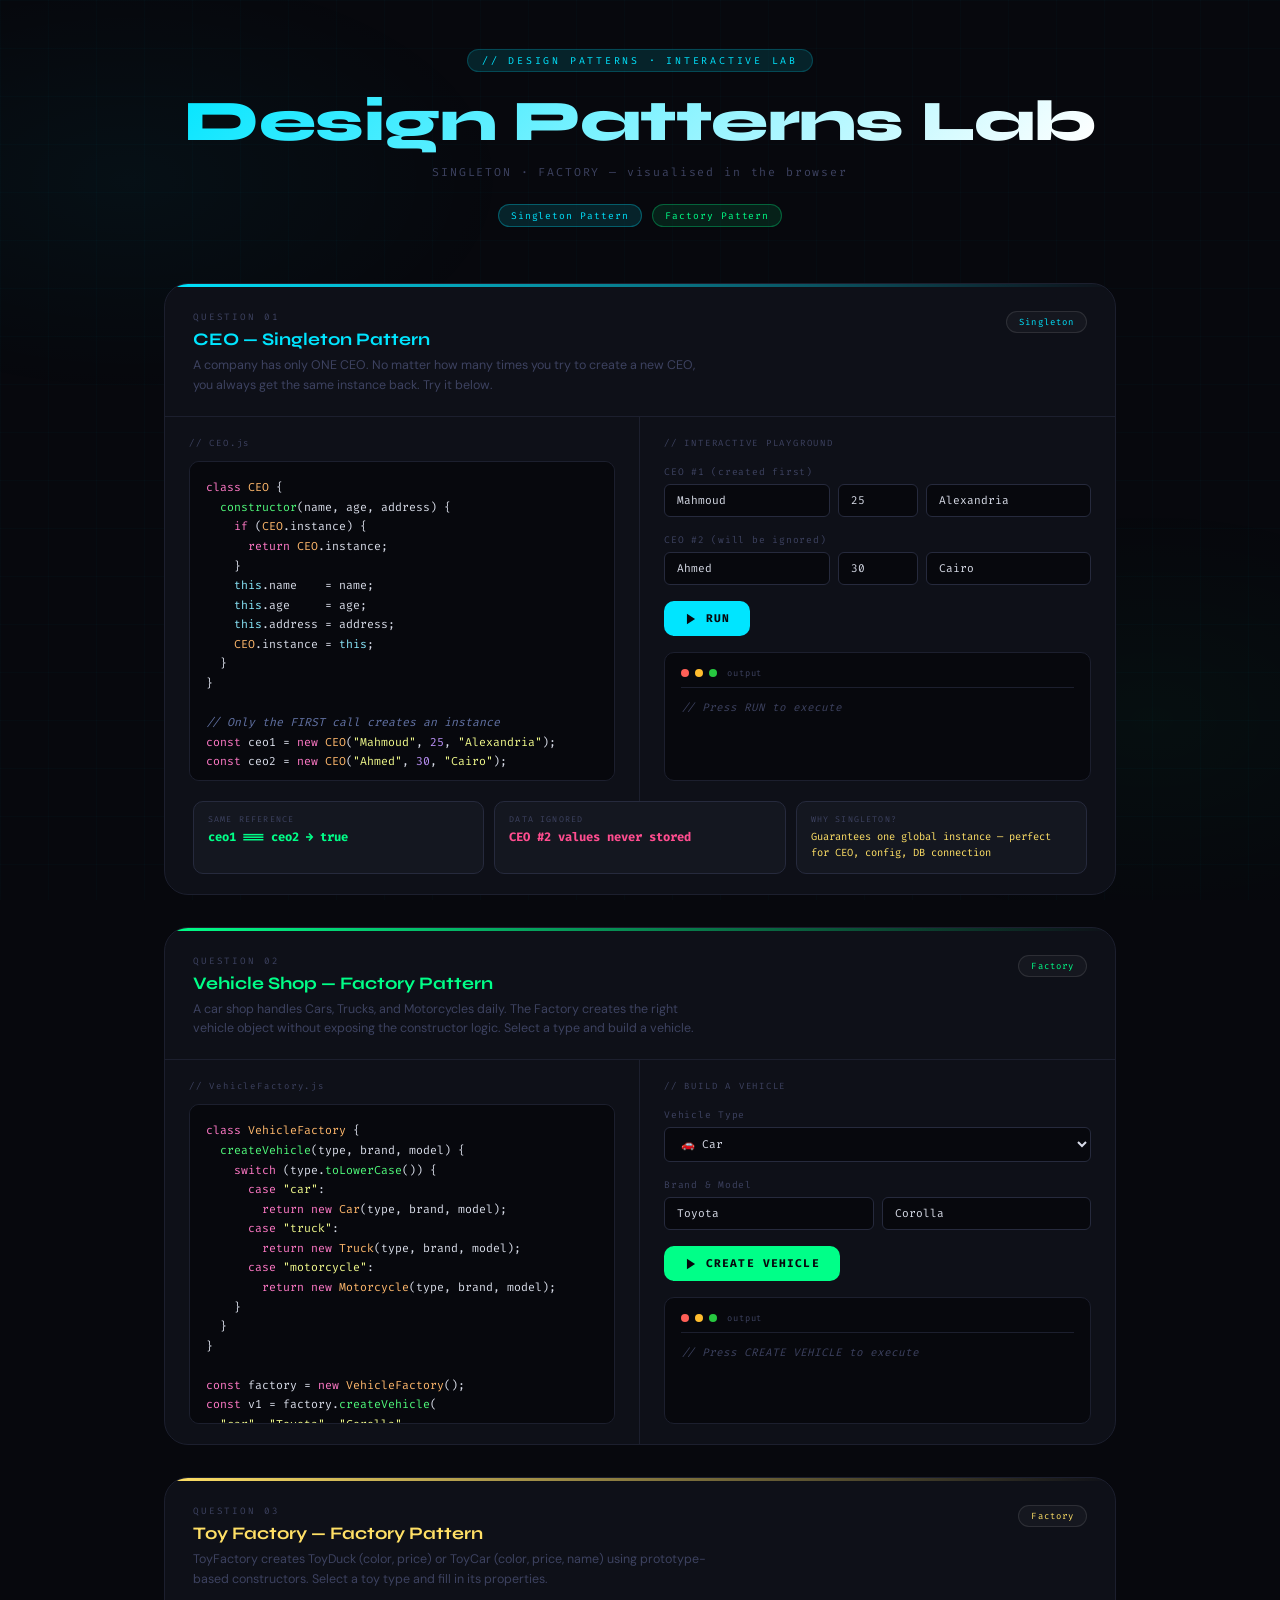
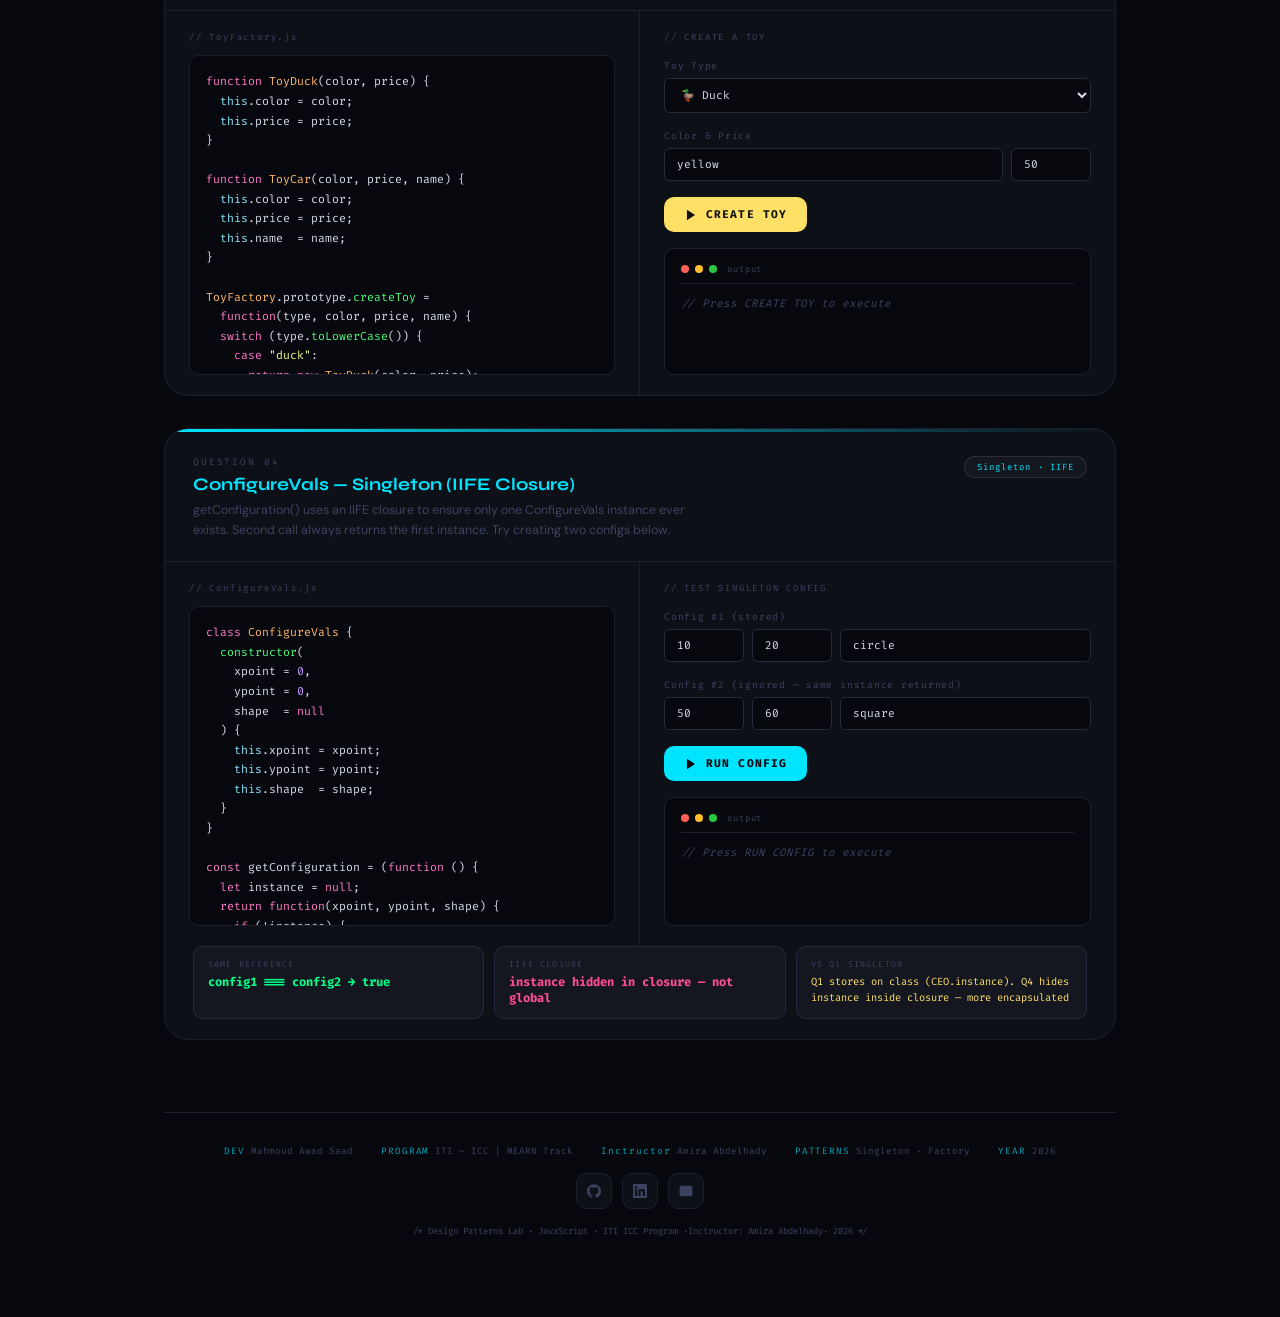
<file: Day 01/index.html>
<!DOCTYPE html>
<html lang="en">
<head>
  <meta charset="UTF-8" />
  <meta name="viewport" content="width=device-width, initial-scale=1.0" />
  <title>Design Patterns Lab — Mahmoud Awad</title>
  <link href="https://fonts.googleapis.com/css2?family=Fira+Code:wght@300;400;500;700&family=Syne:wght@400;700;800&family=DM+Sans:wght@300;400;500&display=swap" rel="stylesheet" />
 <link rel="stylesheet" href="./style.css">
</head>
<body>

<div class="page">

  <!-- ══ HEADER ══════════════════════════════════ -->
  <header class="site-header">
    <div class="site-header__badge">// DESIGN PATTERNS · INTERACTIVE LAB</div>
    <h1>Design Patterns Lab</h1>
    <p class="site-header__sub">SINGLETON · FACTORY — visualised in the browser</p>
    <div class="pattern-pills">
      <span class="pattern-pill pattern-pill--singleton">Singleton Pattern</span>
      <span class="pattern-pill pattern-pill--factory">Factory Pattern</span>
    </div>
  </header>

  <!-- ══ QUESTIONS ════════════════════════════════ -->
  <div class="q-section">

    <!-- ────────────────────────────────────────────
         Q1 — Singleton CEO
    ──────────────────────────────────────────── -->
    <div class="q-card" data-pattern="singleton" id="q1">
      <div class="q-card__header">
        <div class="q-card__meta">
          <div class="q-card__number">QUESTION 01</div>
          <div class="q-card__title">CEO — Singleton Pattern</div>
          <div class="q-card__desc">A company has only ONE CEO. No matter how many times you try to create a new CEO, you always get the same instance back. Try it below.</div>
        </div>
        <span class="q-card__badge">Singleton</span>
      </div>

      <div class="q-card__body">
        <!-- Code -->
        <div class="code-panel">
          <div class="code-panel__label">// CEO.js</div>
          <div class="code-block"><pre><code><span class="kw">class</span> <span class="cls">CEO</span> {
  <span class="fn">constructor</span>(name, age, address) {
    <span class="kw">if</span> (<span class="cls">CEO</span>.instance) {
      <span class="kw">return</span> <span class="cls">CEO</span>.instance;
    }
    <span class="kw2">this</span>.name    = name;
    <span class="kw2">this</span>.age     = age;
    <span class="kw2">this</span>.address = address;
    <span class="cls">CEO</span>.instance = <span class="kw2">this</span>;
  }
}

<span class="cmt">// Only the FIRST call creates an instance</span>
<span class="kw">const</span> ceo1 = <span class="kw">new</span> <span class="cls">CEO</span>(<span class="str">"Mahmoud"</span>, <span class="num">25</span>, <span class="str">"Alexandria"</span>);
<span class="kw">const</span> ceo2 = <span class="kw">new</span> <span class="cls">CEO</span>(<span class="str">"Ahmed"</span>, <span class="num">30</span>, <span class="str">"Cairo"</span>);

console.<span class="fn">log</span>(ceo1 === ceo2); <span class="cmt">// true</span></code></pre></div>
        </div>

        <!-- Playground -->
        <div class="play-panel">
          <div class="play-panel__label">// INTERACTIVE PLAYGROUND</div>
          <div class="input-group">
            <label>CEO #1 (created first)</label>
            <div class="input-row">
              <input class="inp" id="q1-name1" placeholder="Name" value="Mahmoud" />
              <input class="inp" id="q1-age1"  placeholder="Age"  value="25" type="number" style="width:60px;flex:0;" />
              <input class="inp" id="q1-addr1" placeholder="Address" value="Alexandria" />
            </div>
          </div>
          <div class="input-group">
            <label>CEO #2 (will be ignored)</label>
            <div class="input-row">
              <input class="inp" id="q1-name2" placeholder="Name" value="Ahmed" />
              <input class="inp" id="q1-age2"  placeholder="Age"  value="30" type="number" style="width:60px;flex:0;" />
              <input class="inp" id="q1-addr2" placeholder="Address" value="Cairo" />
            </div>
          </div>
          <button class="btn-run" onclick="runQ1()">
            <svg viewBox="0 0 24 24" fill="currentColor"><polygon points="5,3 19,12 5,21"/></svg>
            RUN
          </button>
          <div class="output-terminal">
            <div class="output-terminal__top">
              <div class="dot dot--red"></div><div class="dot dot--yellow"></div><div class="dot dot--green"></div>
              <span class="output-terminal__title">output</span>
            </div>
            <div class="output-lines" id="q1-output">
              <div class="output-line output-line--empty">// Press RUN to execute</div>
            </div>
          </div>
        </div>
      </div>

      <!-- Insight band -->
      <div class="insight-band">
        <div class="insight-card insight-card--same">
          <div class="insight-card__label">SAME REFERENCE</div>
          <div class="insight-card__value">ceo1 === ceo2 → true</div>
        </div>
        <div class="insight-card insight-card--diff">
          <div class="insight-card__label">DATA IGNORED</div>
          <div class="insight-card__value">CEO #2 values never stored</div>
        </div>
        <div class="insight-card insight-card--note">
          <div class="insight-card__label">WHY SINGLETON?</div>
          <div class="insight-card__value">Guarantees one global instance — perfect for CEO, config, DB connection</div>
        </div>
      </div>
    </div>

    <!-- ────────────────────────────────────────────
         Q2 — Factory Vehicles
    ──────────────────────────────────────────── -->
    <div class="q-card" data-pattern="factory" id="q2">
      <div class="q-card__header">
        <div class="q-card__meta">
          <div class="q-card__number">QUESTION 02</div>
          <div class="q-card__title">Vehicle Shop — Factory Pattern</div>
          <div class="q-card__desc">A car shop handles Cars, Trucks, and Motorcycles daily. The Factory creates the right vehicle object without exposing the constructor logic. Select a type and build a vehicle.</div>
        </div>
        <span class="q-card__badge">Factory</span>
      </div>

      <div class="q-card__body">
        <!-- Code -->
        <div class="code-panel">
          <div class="code-panel__label">// VehicleFactory.js</div>
          <div class="code-block"><pre><code><span class="kw">class</span> <span class="cls">VehicleFactory</span> {
  <span class="fn">createVehicle</span>(type, brand, model) {
    <span class="kw">switch</span> (type.<span class="fn">toLowerCase</span>()) {
      <span class="kw">case</span> <span class="str">"car"</span>:
        <span class="kw">return new</span> <span class="cls">Car</span>(type, brand, model);
      <span class="kw">case</span> <span class="str">"truck"</span>:
        <span class="kw">return new</span> <span class="cls">Truck</span>(type, brand, model);
      <span class="kw">case</span> <span class="str">"motorcycle"</span>:
        <span class="kw">return new</span> <span class="cls">Motorcycle</span>(type, brand, model);
    }
  }
}

<span class="kw">const</span> factory = <span class="kw">new</span> <span class="cls">VehicleFactory</span>();
<span class="kw">const</span> v1 = factory.<span class="fn">createVehicle</span>(
  <span class="str">"car"</span>, <span class="str">"Toyota"</span>, <span class="str">"Corolla"</span>
);</code></pre></div>
        </div>

        <!-- Playground -->
        <div class="play-panel">
          <div class="play-panel__label">// BUILD A VEHICLE</div>
          <div class="input-group">
            <label>Vehicle Type</label>
            <select class="inp" id="q2-type">
              <option value="car">🚗 Car</option>
              <option value="truck">🚛 Truck</option>
              <option value="motorcycle">🏍️ Motorcycle</option>
            </select>
          </div>
          <div class="input-group">
            <label>Brand &amp; Model</label>
            <div class="input-row">
              <input class="inp" id="q2-brand" placeholder="Brand" value="Toyota" />
              <input class="inp" id="q2-model" placeholder="Model" value="Corolla" />
            </div>
          </div>
          <button class="btn-run" onclick="runQ2()" style="--accent:var(--green);background:var(--green);">
            <svg viewBox="0 0 24 24" fill="currentColor"><polygon points="5,3 19,12 5,21"/></svg>
            CREATE VEHICLE
          </button>
          <div class="output-terminal">
            <div class="output-terminal__top">
              <div class="dot dot--red"></div><div class="dot dot--yellow"></div><div class="dot dot--green"></div>
              <span class="output-terminal__title">output</span>
            </div>
            <div class="output-lines" id="q2-output">
              <div class="output-line output-line--empty">// Press CREATE VEHICLE to execute</div>
            </div>
          </div>
        </div>
      </div>
    </div>

    <!-- ────────────────────────────────────────────
         Q3 — Factory Toys
    ──────────────────────────────────────────── -->
    <div class="q-card" data-pattern="factory" id="q3" style="--accent:var(--yellow);">
      <div class="q-card__header">
        <div class="q-card__meta">
          <div class="q-card__number">QUESTION 03</div>
          <div class="q-card__title">Toy Factory — Factory Pattern</div>
          <div class="q-card__desc">ToyFactory creates ToyDuck (color, price) or ToyCar (color, price, name) using prototype-based constructors. Select a toy type and fill in its properties.</div>
        </div>
        <span class="q-card__badge" style="color:var(--yellow);">Factory</span>
      </div>

      <div class="q-card__body">
        <!-- Code -->
        <div class="code-panel">
          <div class="code-panel__label">// ToyFactory.js</div>
          <div class="code-block"><pre><code><span class="kw">function</span> <span class="cls">ToyDuck</span>(color, price) {
  <span class="kw2">this</span>.color = color;
  <span class="kw2">this</span>.price = price;
}

<span class="kw">function</span> <span class="cls">ToyCar</span>(color, price, name) {
  <span class="kw2">this</span>.color = color;
  <span class="kw2">this</span>.price = price;
  <span class="kw2">this</span>.name  = name;
}

<span class="cls">ToyFactory</span>.prototype.<span class="fn">createToy</span> =
  <span class="kw">function</span>(type, color, price, name) {
  <span class="kw">switch</span> (type.<span class="fn">toLowerCase</span>()) {
    <span class="kw">case</span> <span class="str">"duck"</span>:
      <span class="kw">return new</span> <span class="cls">ToyDuck</span>(color, price);
    <span class="kw">case</span> <span class="str">"car"</span>:
      <span class="kw">return new</span> <span class="cls">ToyCar</span>(color, price, name);
    <span class="kw">default</span>:
      <span class="kw">throw new</span> <span class="cls">Error</span>(<span class="str">"Invalid type"</span>);
  }
};</code></pre></div>
        </div>

        <!-- Playground -->
        <div class="play-panel">
          <div class="play-panel__label">// CREATE A TOY</div>
          <div class="input-group">
            <label>Toy Type</label>
            <select class="inp" id="q3-type" onchange="toggleToyName()">
              <option value="duck">🦆 Duck</option>
              <option value="car">🚗 Car</option>
            </select>
          </div>
          <div class="input-group">
            <label>Color &amp; Price</label>
            <div class="input-row">
              <input class="inp" id="q3-color" placeholder="Color" value="yellow" />
              <input class="inp" id="q3-price" placeholder="Price" value="50" type="number" style="width:80px;flex:0;" />
            </div>
          </div>
          <div class="input-group" id="q3-name-group" style="display:none;">
            <label>Car Name (ToyCar only)</label>
            <input class="inp" id="q3-name" placeholder="Name" value="Racing Car" />
          </div>
          <button class="btn-run" onclick="runQ3()" style="background:var(--yellow);color:#111;">
            <svg viewBox="0 0 24 24" fill="currentColor"><polygon points="5,3 19,12 5,21"/></svg>
            CREATE TOY
          </button>
          <div class="output-terminal">
            <div class="output-terminal__top">
              <div class="dot dot--red"></div><div class="dot dot--yellow"></div><div class="dot dot--green"></div>
              <span class="output-terminal__title">output</span>
            </div>
            <div class="output-lines" id="q3-output">
              <div class="output-line output-line--empty">// Press CREATE TOY to execute</div>
            </div>
          </div>
        </div>
      </div>
    </div>

    <!-- ────────────────────────────────────────────
         Q4 — Singleton ConfigureVals
    ──────────────────────────────────────────── -->
    <div class="q-card" data-pattern="singleton" id="q4">
      <div class="q-card__header">
        <div class="q-card__meta">
          <div class="q-card__number">QUESTION 04</div>
          <div class="q-card__title">ConfigureVals — Singleton (IIFE Closure)</div>
          <div class="q-card__desc">getConfiguration() uses an IIFE closure to ensure only one ConfigureVals instance ever exists. Second call always returns the first instance. Try creating two configs below.</div>
        </div>
        <span class="q-card__badge">Singleton · IIFE</span>
      </div>

      <div class="q-card__body">
        <!-- Code -->
        <div class="code-panel">
          <div class="code-panel__label">// ConfigureVals.js</div>
          <div class="code-block"><pre><code><span class="kw">class</span> <span class="cls">ConfigureVals</span> {
  <span class="fn">constructor</span>(
    xpoint = <span class="num">0</span>,
    ypoint = <span class="num">0</span>,
    shape  = <span class="kw">null</span>
  ) {
    <span class="kw2">this</span>.xpoint = xpoint;
    <span class="kw2">this</span>.ypoint = ypoint;
    <span class="kw2">this</span>.shape  = shape;
  }
}

<span class="kw">const</span> getConfiguration = (<span class="kw">function</span> () {
  <span class="kw">let</span> instance = <span class="kw">null</span>;
  <span class="kw">return function</span>(xpoint, ypoint, shape) {
    <span class="kw">if</span> (!instance) {
      instance = <span class="kw">new</span> <span class="cls">ConfigureVals</span>(
        xpoint, ypoint, shape
      );
    }
    <span class="kw">return</span> instance;
  };
})(); <span class="cmt">// ← IIFE executes immediately</span></code></pre></div>
        </div>

        <!-- Playground -->
        <div class="play-panel">
          <div class="play-panel__label">// TEST SINGLETON CONFIG</div>
          <div class="input-group">
            <label>Config #1 (stored)</label>
            <div class="input-row">
              <input class="inp" id="q4-x1" placeholder="xpoint" value="10" type="number" style="flex:0;width:70px;" />
              <input class="inp" id="q4-y1" placeholder="ypoint" value="20" type="number" style="flex:0;width:70px;" />
              <input class="inp" id="q4-s1" placeholder="shape"  value="circle" />
            </div>
          </div>
          <div class="input-group">
            <label>Config #2 (ignored — same instance returned)</label>
            <div class="input-row">
              <input class="inp" id="q4-x2" placeholder="xpoint" value="50" type="number" style="flex:0;width:70px;" />
              <input class="inp" id="q4-y2" placeholder="ypoint" value="60" type="number" style="flex:0;width:70px;" />
              <input class="inp" id="q4-s2" placeholder="shape"  value="square" />
            </div>
          </div>
          <button class="btn-run" onclick="runQ4()">
            <svg viewBox="0 0 24 24" fill="currentColor"><polygon points="5,3 19,12 5,21"/></svg>
            RUN CONFIG
          </button>
          <div class="output-terminal">
            <div class="output-terminal__top">
              <div class="dot dot--red"></div><div class="dot dot--yellow"></div><div class="dot dot--green"></div>
              <span class="output-terminal__title">output</span>
            </div>
            <div class="output-lines" id="q4-output">
              <div class="output-line output-line--empty">// Press RUN CONFIG to execute</div>
            </div>
          </div>
        </div>
      </div>

      <!-- Insight band -->
      <div class="insight-band">
        <div class="insight-card insight-card--same">
          <div class="insight-card__label">SAME REFERENCE</div>
          <div class="insight-card__value">config1 === config2 → true</div>
        </div>
        <div class="insight-card insight-card--diff">
          <div class="insight-card__label">IIFE CLOSURE</div>
          <div class="insight-card__value">instance hidden in closure — not global</div>
        </div>
        <div class="insight-card insight-card--note">
          <div class="insight-card__label">VS Q1 SINGLETON</div>
          <div class="insight-card__value">Q1 stores on class (CEO.instance). Q4 hides instance inside closure — more encapsulated</div>
        </div>
      </div>
    </div>

  </div><!-- /.q-section -->

  <!-- ══ FOOTER ══════════════════════════════════ -->
  <footer class="site-footer">
    <div class="footer-creds">
      <div class="footer-cred"><span>DEV</span><span>Mahmoud Awad Saad</span></div>
      <div class="footer-cred"><span>PROGRAM</span><span>ITI — ICC | MEARN Track</span></div>
      <div class="footer-cred"><span>Inctructor</span><span>Amira Abdelhady</span></div>
      <div class="footer-cred"><span>PATTERNS</span><span>Singleton · Factory</span></div>
      <div class="footer-cred"><span>YEAR</span><span>2026</span></div>
    </div>
    <div class="footer-socials">
      <a class="footer-social" href="https://github.com/mahmoud112001" target="_blank" rel="noopener" aria-label="GitHub">
        <svg viewBox="0 0 24 24"><path d="M12 .297c-6.63 0-12 5.373-12 12 0 5.303 3.438 9.8 8.205 11.385.6.113.82-.258.82-.577 0-.285-.01-1.04-.015-2.04-3.338.724-4.042-1.61-4.042-1.61C4.422 18.07 3.633 17.7 3.633 17.7c-1.087-.744.084-.729.084-.729 1.205.084 1.838 1.236 1.838 1.236 1.07 1.835 2.809 1.305 3.495.998.108-.776.417-1.305.76-1.605-2.665-.3-5.466-1.332-5.466-5.93 0-1.31.465-2.38 1.235-3.22-.135-.303-.54-1.523.105-3.176 0 0 1.005-.322 3.3 1.23.96-.267 1.98-.399 3-.405 1.02.006 2.04.138 3 .405 2.28-1.552 3.285-1.23 3.285-1.23.645 1.653.24 2.873.12 3.176.765.84 1.23 1.91 1.23 3.22 0 4.61-2.805 5.625-5.475 5.92.42.36.81 1.096.81 2.22 0 1.606-.015 2.896-.015 3.286 0 .315.21.69.825.57C20.565 22.092 24 17.592 24 12.297c0-6.627-5.373-12-12-12"/></svg>
      </a>
      <a class="footer-social" href="https://www.linkedin.com/in/mahmoud-awad-795b02203/" target="_blank" rel="noopener" aria-label="LinkedIn">
        <svg viewBox="0 0 24 24"><path d="M20.447 20.452h-3.554v-5.569c0-1.328-.027-3.037-1.852-3.037-1.853 0-2.136 1.445-2.136 2.939v5.667H9.351V9h3.414v1.561h.046c.477-.9 1.637-1.85 3.37-1.85 3.601 0 4.267 2.37 4.267 5.455v6.286zM5.337 7.433a2.062 2.062 0 01-2.063-2.065 2.064 2.064 0 112.063 2.065zm1.782 13.019H3.555V9h3.564v11.452zM22.225 0H1.771C.792 0 0 .774 0 1.729v20.542C0 23.227.792 24 1.771 24h20.451C23.2 24 24 23.227 24 22.271V1.729C24 .774 23.2 0 22.222 0h.003z"/></svg>
      </a>
      <a class="footer-social" href="mailto:mahmoudawad112001@gmail.com" aria-label="Email">
        <svg viewBox="0 0 24 24" fill="none" stroke="currentColor" stroke-width="2"><path d="M4 4h16c1.1 0 2 .9 2 2v12c0 1.1-.9 2-2 2H4c-1.1 0-2-.9-2-2V6c0-1.1.9-2 2-2z"/><polyline points="22,6 12,13 2,6"/></svg>
      </a>
    </div>
    <div class="footer-copy">/* Design Patterns Lab · JavaScript · ITI ICC Program  ·Inctructor: Amira Abdelhady· 2026 */</div>
  </footer>

</div><!-- /.page -->

<script src="./script.js"></script>
</body>
</html>
</file>
<file: Day 01/style.css>
/* ════════════════════════════════════════════
       DESIGN TOKENS
    ════════════════════════════════════════════ */
    :root {
      --bg:          #07080d;
      --surface:     #0e1018;
      --surface2:    #141720;
      --border:      #1c1f2e;
      --border2:     #262a3d;

      --cyan:        #00e5ff;
      --cyan-dim:    rgba(0,229,255,.12);
      --cyan-glow:   rgba(0,229,255,.35);

      --green:       #00ff88;
      --green-dim:   rgba(0,255,136,.1);

      --yellow:      #ffe066;
      --yellow-dim:  rgba(255,224,102,.1);

      --pink:        #ff4d8f;
      --pink-dim:    rgba(255,77,143,.1);

      --orange:      #ff8c42;
      --orange-dim:  rgba(255,140,66,.1);

      --text:        #d8dce8;
      --muted:       #3d4260;
      --dim:         #1a1d2c;

      --ff-code:   'Fira Code', monospace;
      --ff-head:   'Syne', sans-serif;
      --ff-body:   'DM Sans', sans-serif;

      --r-sm: 6px;
      --r-md: 10px;
      --r-lg: 16px;
      --r-xl: 24px;
    }

    /* ── Reset ── */
    *, *::before, *::after { margin:0; padding:0; box-sizing:border-box; }
    html { font-size:16px; scroll-behavior:smooth; }
    body {
      background: var(--bg);
      color: var(--text);
      font-family: var(--ff-body);
      min-height: 100vh;
      overflow-x: hidden;
    }

    /* ── Animated bg grid ── */
    body::before {
      content: '';
      position: fixed; inset:0; z-index:0; pointer-events:none;
      background-image:
        linear-gradient(rgba(0,229,255,.018) 1px, transparent 1px),
        linear-gradient(90deg, rgba(0,229,255,.018) 1px, transparent 1px);
      background-size: 48px 48px;
      animation: gridMove 20s linear infinite;
    }
    body::after {
      content: '';
      position: fixed; inset:0; z-index:0; pointer-events:none;
      background:
        radial-gradient(ellipse 50% 40% at 10% 20%, rgba(0,229,255,.04) 0%, transparent 60%),
        radial-gradient(ellipse 45% 40% at 90% 80%, rgba(0,255,136,.03) 0%, transparent 60%);
      animation: blobDrift 14s ease-in-out infinite alternate;
    }
    @keyframes gridMove { to { background-position: 48px 48px; } }
    @keyframes blobDrift { to { transform: scale(1.06) rotate(2deg); } }

    /* ════════════════════════════════════════════
       PAGE LAYOUT
    ════════════════════════════════════════════ */
    .page { position:relative; z-index:1; max-width:1000px; margin:0 auto; padding:48px 24px 80px; }

    /* ════════════════════════════════════════════
       HEADER
    ════════════════════════════════════════════ */
    .site-header {
      text-align:center;
      margin-bottom: 56px;
      animation: fadeDown .7s ease both;
    }
    .site-header__badge {
      display: inline-block;
      font-family: var(--ff-code);
      font-size: .62rem;
      color: var(--cyan);
      letter-spacing: .28em;
      background: var(--cyan-dim);
      border: 1px solid rgba(0,229,255,.2);
      padding: 4px 14px;
      border-radius: 99px;
      margin-bottom: 18px;
    }
    .site-header h1 {
      font-family: var(--ff-head);
      font-size: clamp(2rem, 6vw, 3.6rem);
      font-weight: 800;
      letter-spacing: -.01em;
      line-height: 1.1;
      background: linear-gradient(135deg, var(--cyan) 0%, #ffffff 50%, var(--green) 100%);
      background-size: 200% auto;
      -webkit-background-clip: text;
      -webkit-text-fill-color: transparent;
      background-clip: text;
      animation: shimmer 4s linear infinite;
      margin-bottom: 12px;
    }
    @keyframes shimmer { to { background-position: 200% center; } }
    .site-header__sub {
      font-family: var(--ff-code);
      font-size: .72rem;
      color: var(--muted);
      letter-spacing: .16em;
    }

    /* Pattern pills row */
    .pattern-pills {
      display: flex;
      flex-wrap: wrap;
      justify-content: center;
      gap: 10px;
      margin-top: 24px;
    }
    .pattern-pill {
      font-family: var(--ff-code);
      font-size: .6rem;
      padding: 4px 12px;
      border-radius: 99px;
      letter-spacing: .1em;
      border: 1px solid;
      cursor: pointer;
      transition: all .2s;
      text-decoration: none;
    }
    .pattern-pill--singleton { color: var(--cyan);   border-color: rgba(0,229,255,.3);  background: var(--cyan-dim); }
    .pattern-pill--factory   { color: var(--green);  border-color: rgba(0,255,136,.3);  background: var(--green-dim); }
    .pattern-pill--singleton:hover { background: rgba(0,229,255,.22); }
    .pattern-pill--factory:hover   { background: rgba(0,255,136,.22); }

    /* ════════════════════════════════════════════
       QUESTION CARDS
    ════════════════════════════════════════════ */
    .q-section { display:flex; flex-direction:column; gap:32px; }

    .q-card {
      background: var(--surface);
      border: 1px solid var(--border);
      border-radius: var(--r-xl);
      overflow: hidden;
      animation: fadeUp .6s ease both;
      transition: box-shadow .35s, border-color .3s;
      --accent: var(--cyan);
    }
    .q-card:hover {
      box-shadow: 0 0 0 1px var(--accent), 0 16px 48px rgba(0,0,0,.4);
      border-color: var(--accent);
    }
    .q-card[data-pattern="singleton"] { --accent: var(--cyan); }
    .q-card[data-pattern="factory"]   { --accent: var(--green); }
    .q-card:nth-child(3)              { --accent: var(--yellow); }
    .q-card:nth-child(4)              { --accent: var(--cyan); }

    /* Card top accent bar */
    .q-card::before {
      content:'';
      display: block;
      height: 3px;
      background: linear-gradient(90deg, var(--accent), transparent);
    }

    /* Card header */
    .q-card__header {
      display: flex;
      align-items: flex-start;
      justify-content: space-between;
      gap: 16px;
      padding: 24px 28px 20px;
      border-bottom: 1px solid var(--border);
    }
    .q-card__meta { flex:1; }
    .q-card__number {
      font-family: var(--ff-code);
      font-size: .58rem;
      color: var(--muted);
      letter-spacing: .2em;
      margin-bottom: 6px;
    }
    .q-card__title {
      font-family: var(--ff-head);
      font-size: 1.1rem;
      font-weight: 700;
      color: var(--accent);
      margin-bottom: 6px;
    }
    .q-card__desc {
      font-size: .78rem;
      color: var(--muted);
      line-height: 1.6;
      max-width: 520px;
    }
    .q-card__badge {
      font-family: var(--ff-code);
      font-size: .56rem;
      letter-spacing: .12em;
      padding: 4px 12px;
      border-radius: 99px;
      border: 1px solid;
      white-space: nowrap;
      flex-shrink: 0;
      align-self: flex-start;
      color: var(--accent);
      border-color: rgba(255,255,255,.1);
      background: rgba(255,255,255,.03);
    }

    /* Card body — two columns */
    .q-card__body {
      display: grid;
      grid-template-columns: 1fr 1fr;
      gap: 0;
    }

    /* Code panel */
    .code-panel {
      padding: 20px 24px;
      border-right: 1px solid var(--border);
      overflow: hidden;
    }
    .code-panel__label {
      font-family: var(--ff-code);
      font-size: .56rem;
      color: var(--muted);
      letter-spacing: .2em;
      margin-bottom: 12px;
    }
    .code-block {
      background: var(--bg);
      border: 1px solid var(--border);
      border-radius: var(--r-md);
      padding: 16px;
      overflow-x: auto;
      max-height: 320px;
      overflow-y: auto;
    }
    .code-block::-webkit-scrollbar { width:4px; height:4px; }
    .code-block::-webkit-scrollbar-thumb { background: var(--border2); border-radius:99px; }
    pre { margin:0; }
    code {
      font-family: var(--ff-code);
      font-size: .72rem;
      line-height: 1.7;
      white-space: pre;
      display: block;
    }
    /* Syntax colours */
    .kw  { color: #ff79c6; }
    .kw2 { color: #8be9fd; }
    .fn  { color: #50fa7b; }
    .str { color: #f1fa8c; }
    .cmt { color: #6272a4; font-style: italic; }
    .num { color: #bd93f9; }
    .cls { color: #ffb86c; }

    /* Playground panel */
    .play-panel {
      padding: 20px 24px;
      display: flex;
      flex-direction: column;
      gap: 16px;
    }
    .play-panel__label {
      font-family: var(--ff-code);
      font-size: .56rem;
      color: var(--muted);
      letter-spacing: .2em;
    }

    /* Input groups */
    .input-group { display:flex; flex-direction:column; gap:6px; }
    .input-group label {
      font-family: var(--ff-code);
      font-size: .6rem;
      color: var(--muted);
      letter-spacing: .08em;
    }
    .input-row { display:flex; flex-wrap:wrap; gap:8px; }
    .inp {
      background: var(--bg);
      border: 1px solid var(--border2);
      border-radius: var(--r-sm);
      padding: 8px 12px;
      color: var(--text);
      font-family: var(--ff-code);
      font-size: .7rem;
      flex: 1;
      min-width: 80px;
      outline: none;
      transition: border-color .2s;
    }
    .inp:focus { border-color: var(--accent); }
    .inp::placeholder { color: var(--muted); }

    select.inp { cursor: pointer; }
    select.inp option { background: var(--surface2); }

    /* Run button */
    .btn-run {
      display: flex;
      align-items: center;
      gap: 8px;
      background: var(--accent);
      color: var(--bg);
      border: none;
      border-radius: var(--r-md);
      padding: 10px 20px;
      font-family: var(--ff-code);
      font-size: .7rem;
      font-weight: 700;
      letter-spacing: .1em;
      cursor: pointer;
      transition: all .2s;
      align-self: flex-start;
    }
    .btn-run:hover { filter: brightness(1.15); transform: translateY(-2px); box-shadow: 0 6px 20px rgba(0,0,0,.3); }
    .btn-run svg { width:14px; height:14px; }

    /* Output terminal */
    .output-terminal {
      background: var(--bg);
      border: 1px solid var(--border);
      border-radius: var(--r-md);
      padding: 14px 16px;
      min-height: 80px;
      flex:1;
      overflow-y: auto;
      max-height: 200px;
    }
    .output-terminal__top {
      display: flex;
      align-items: center;
      gap: 6px;
      margin-bottom: 10px;
      padding-bottom: 8px;
      border-bottom: 1px solid var(--border);
    }
    .dot { width:8px; height:8px; border-radius:50%; }
    .dot--red    { background:#ff5f57; }
    .dot--yellow { background:#ffbd2e; }
    .dot--green  { background:#27c840; }
    .output-terminal__title {
      font-family: var(--ff-code); font-size:.55rem;
      color: var(--muted); letter-spacing:.1em; margin-left:4px;
    }
    .output-lines { display:flex; flex-direction:column; gap:4px; }
    .output-line {
      font-family: var(--ff-code);
      font-size: .68rem;
      line-height: 1.5;
      padding: 2px 0;
      opacity: 0;
      animation: lineAppear .3s ease forwards;
    }
    @keyframes lineAppear { to { opacity:1; transform:translateX(0); } from { opacity:0; transform:translateX(-8px); } }
    .output-line--cmd   { color: var(--cyan); }
    .output-line--info  { color: var(--text); }
    .output-line--match { color: var(--green); }
    .output-line--diff  { color: var(--pink); }
    .output-line--bool  { color: var(--yellow); }
    .output-line--empty { color: var(--muted); font-style:italic; }

    /* ════════════════════════════════════════════
       COMPARISON INSIGHT BAND (Singleton cards)
    ════════════════════════════════════════════ */
    .insight-band {
      display: flex;
      gap: 10px;
      align-items: stretch;
      padding: 0 28px 20px;
      flex-wrap: wrap;
    }
    .insight-card {
      flex:1; min-width:140px;
      background: var(--surface2);
      border: 1px solid var(--border2);
      border-radius: var(--r-md);
      padding: 12px 14px;
    }
    .insight-card__label {
      font-family: var(--ff-code);
      font-size: .52rem; color: var(--muted); letter-spacing:.14em; margin-bottom:4px;
    }
    .insight-card__value {
      font-family: var(--ff-code); font-size:.76rem; font-weight:700;
    }
    .insight-card--same .insight-card__value  { color: var(--green); }
    .insight-card--diff .insight-card__value  { color: var(--pink); }
    .insight-card--note .insight-card__value  { color: var(--yellow); font-size:.65rem; font-weight:400; line-height:1.5; }

    /* ════════════════════════════════════════════
       FOOTER
    ════════════════════════════════════════════ */
    .site-footer {
      margin-top: 72px;
      padding-top: 32px;
      border-top: 1px solid var(--border);
      display: flex;
      flex-direction: column;
      align-items: center;
      gap: 16px;
      text-align: center;
    }
    .footer-creds {
      display: flex; flex-wrap:wrap; justify-content:center; gap:8px 28px;
    }
    .footer-cred {
      display: flex; align-items:center; gap:6px;
      font-family: var(--ff-code); font-size:.58rem; color: var(--muted);
    }
    .footer-cred span:first-child { color: var(--cyan); opacity:.7; letter-spacing:.1em; }
    .footer-socials { display:flex; gap:10px; }
    .footer-social {
      width:36px; height:36px;
      display:flex; align-items:center; justify-content:center;
      background: var(--surface); border:1px solid var(--border);
      border-radius: var(--r-md); color: var(--muted);
      transition: all .2s; text-decoration:none;
    }
    .footer-social svg { width:14px; height:14px; fill:currentColor; }
    .footer-social:hover { color: var(--cyan); border-color: var(--cyan); background: var(--cyan-dim); }
    .footer-copy { font-family:var(--ff-code); font-size:.56rem; color:var(--muted); }

    /* ════════════════════════════════════════════
       UTILITIES
    ════════════════════════════════════════════ */
    @keyframes fadeDown { from{opacity:0;transform:translateY(-20px);} to{opacity:1;transform:translateY(0);} }
    @keyframes fadeUp   { from{opacity:0;transform:translateY(24px);}  to{opacity:1;transform:translateY(0);} }

    .q-card:nth-child(1) { animation-delay:.05s; }
    .q-card:nth-child(2) { animation-delay:.15s; }
    .q-card:nth-child(3) { animation-delay:.25s; }
    .q-card:nth-child(4) { animation-delay:.35s; }

    @media(max-width:700px) {
      .q-card__body { grid-template-columns:1fr; }
      .code-panel { border-right:none; border-bottom:1px solid var(--border); }
      .q-card__header { flex-direction:column; }
    }
</file>
